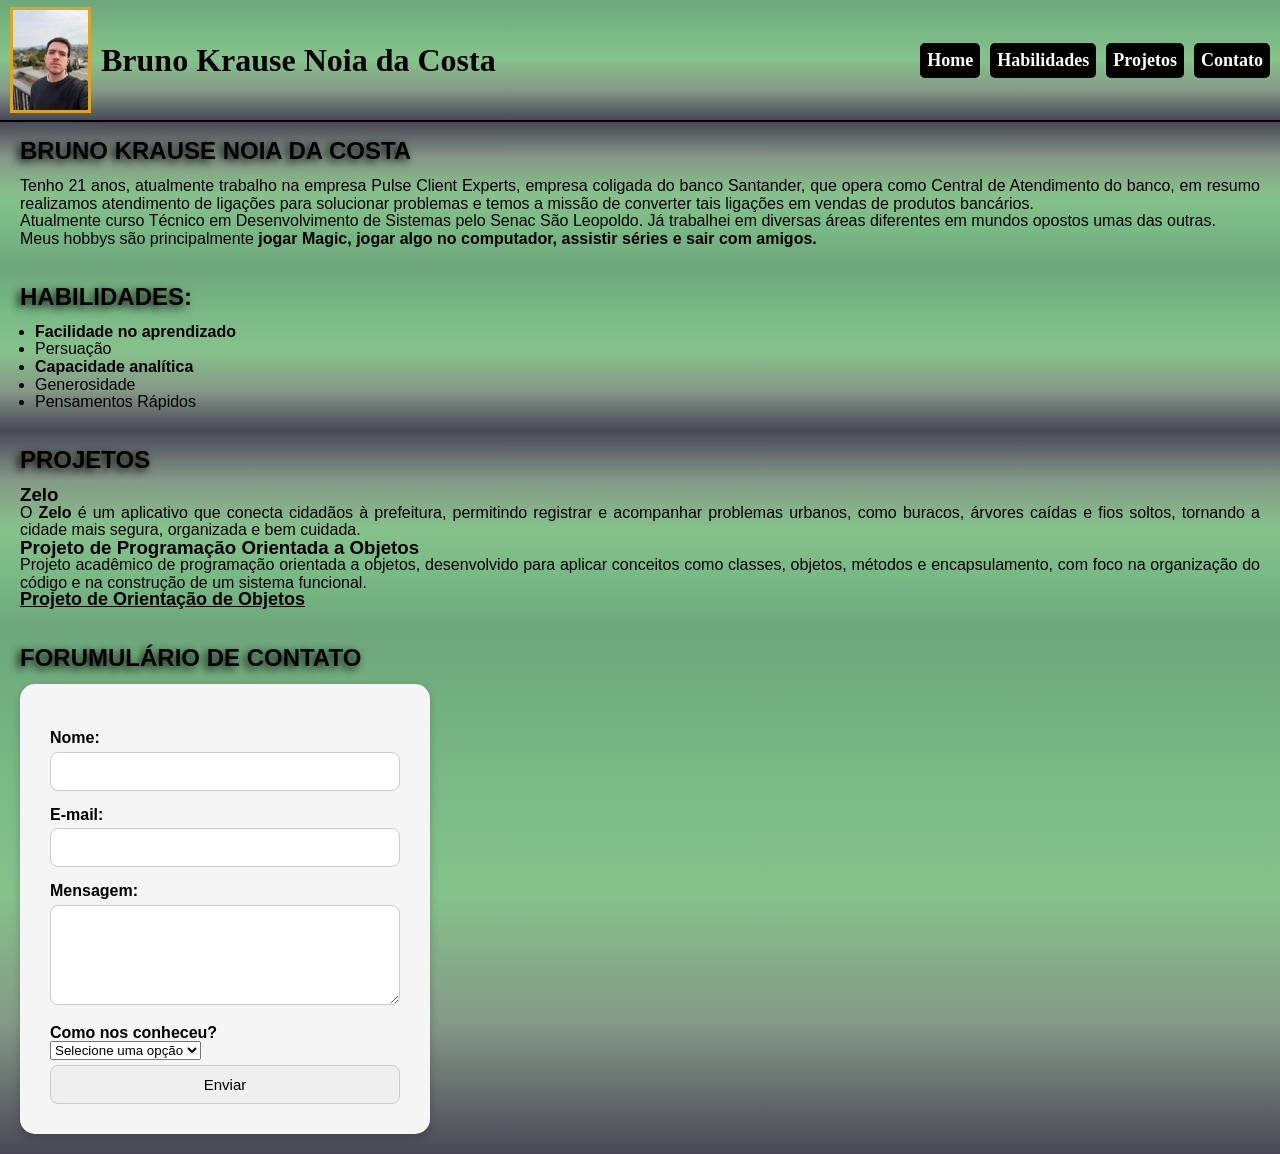
<file: exercicio.portifolio/index.html>
<!DOCTYPE html>
<html lang="pt-BR">
<head>
    <meta charset="UTF-8">
    <meta name="viewport" content="width=device-width, initial-scale=1.0">
    <link rel="stylesheet" href="style.css">
    <title>Bruno Krause Noia da Costa</title>
</head>
<body>
    <header>
        <div class="div-apresentação">
            <img src="../flexbox/logo.jpeg" alt="Minha foto" class="foto-pessoal">
            <h1>Bruno Krause Noia da Costa</h1>
        </div>

        <nav class="menu">
            <a href="#inicio" class="nav-opcao">Home</a>
            <a href="#habilidades" class="nav-opcao">Habilidades</a>
            <a href="#projetos" class="nav-opcao">Projetos</a>
            <a href="#contato" class="nav-opcao">Contato</a>
        </nav>
    </header>

    <main>
        <section id="inicio">
            <div>
                <h1 class="titulo">BRUNO KRAUSE NOIA DA COSTA</h1>

                <br>
                
                <p id="texto-inicio">Tenho 21 anos, atualmente trabalho na empresa Pulse Client Experts, empresa coligada do banco Santander, que opera como Central de Atendimento do banco, em resumo realizamos atendimento de ligações para solucionar problemas e temos a missão de converter tais ligações em vendas de produtos bancários.
                <br>
                Atualmente curso Técnico em Desenvolvimento de Sistemas pelo Senac São Leopoldo. Já trabalhei em diversas áreas diferentes em mundos opostos umas das outras.
                <br>
                Meus hobbys são principalmente <span>jogar Magic, jogar algo no computador, assistir séries e sair com amigos.</span>
                </p>
            </div>
        </section>

        <section id="habilidades">
            <h2 class="titulo">HABILIDADES:</h2>

            <br>

            <ul>
                <li><span>Facilidade no aprendizado</span></li>
                <li>Persuação</li>
                <li><span>Capacidade analítica</span></li>
                <li>Generosidade</li>
                <li>Pensamentos Rápidos</li>
            </ul>
        </section>
        
        <section id="projetos">
            <h2 class="titulo">PROJETOS</h2>

            <br>

            <div id="projeto1">
                <h3>Zelo</h3>
                <p>O <span>Zelo</span> é um aplicativo que conecta cidadãos à prefeitura, permitindo registrar e acompanhar problemas urbanos, como buracos, árvores caídas e fios soltos, tornando a cidade mais segura, organizada e bem cuidada.</p>
            </div>

            <div id="projeto2">
                <h3>Projeto de Programação Orientada a Objetos</h3>
                <p>Projeto acadêmico de programação orientada a objetos, desenvolvido para aplicar conceitos como classes, objetos, métodos e encapsulamento, com foco na organização do código e na construção de um sistema funcional.</p>
                <a href="https://github.com/BrunoKrause/UC4-25-2N-Orientacao-de-Objetos/tree/main/Trabalho1/src" target="_blank" rel="noopener noreferrer">Projeto de Orientação de Objetos</a>
            </div>
        </section>

        <section id="contato">
            <h2 class="titulo">FORUMULÁRIO DE CONTATO</h2>

            <br>

            <form action="#" method="post">
                <label for="nome">Nome:</label>
                <input type="text" id="nome" name="nome" required>

                <br>

                <label for="email">E-mail:</label>
                <input type="email" id="email" name="email" required>

                <br>

                <label for="mensagem">Mensagem:</label>
                <textarea id="mensagem" name="mensagem" required></textarea>

                <br>

                <label for="origem">Como nos conheceu?</label>

                <select id="origem" name="origem" required>
                    <option value="">Selecione uma opção</option>
                    <option value="internet">Internet</option>
                    <option value="amigos">Amigos</option>
                    <option value="redes">Redes sociais</option>
                </select>

                <br>

                <input type="submit" value="Enviar">
            </form>
        </section>
    </main>
    
</body>
</html>
</file>
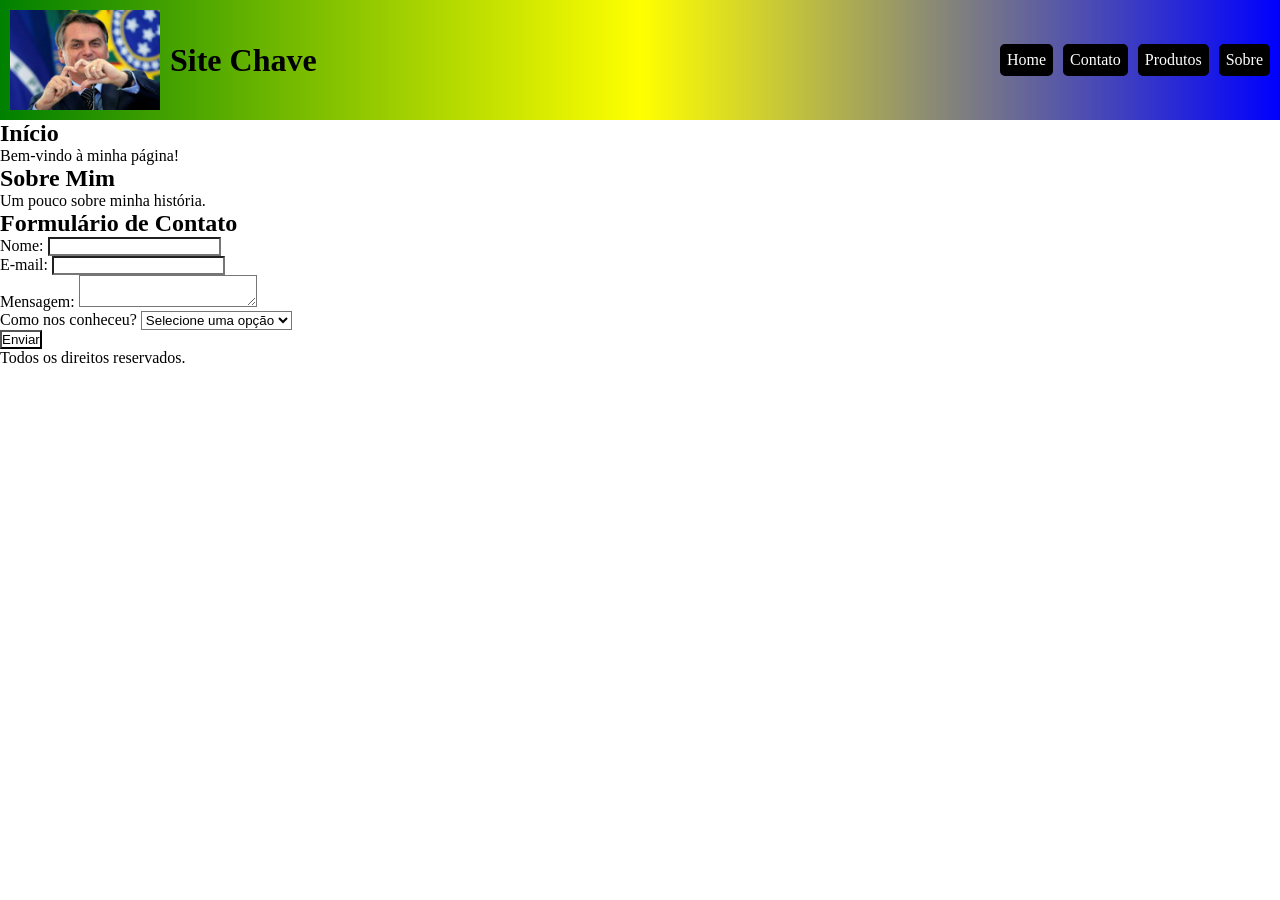
<file: flexbox/index.html>
<!DOCTYPE html>
<html lang="pt-BR">
<head>
    <meta charset="UTF-8">
    <meta name="viewport" content="width=device-width, initial-scale=1.0">
    <link rel="stylesheet" href="style.css">
    <title>Aprendendo Flexbox</title>
</head>
<body>
    <header>
        <div class="div-apresentação">
            <img src=logo.jpg alt="logo do site" class="logo-img">
            <h1>Site Chave</h1>
        </div>
        <nav class="menu">
            <a href="" class="nav-opcao">Home</a>
            <a href="" class="nav-opcao">Contato</a>
            <a href="" class="nav-opcao">Produtos</a>
            <a href="" class="nav-opcao">Sobre</a>
        </nav>
    </header>

    <main>
        <section id="inicio">
            <h2>Início</h2>
            <p>Bem-vindo à minha página!</p>
        </section>
    
        <section id="sobre">
            <h2>Sobre Mim</h2>
            <p>Um pouco sobre minha história.</p>
        </section>

        <section id="formulário">
            <h2>Formulário de Contato</h2>

            <form action="#" method="post">
                <label for="nome">Nome:</label>
                <input type="text" id="nome" name="nome" required>

                <br>

                <label for="email">E-mail:</label>
                <input type="email" id="email" name="email" required>

                <br>

                <label for="mensagem">Mensagem:</label>
                <textarea id="mensagem" name="mensagem" required></textarea>

                <br>

                <label for="origem">Como nos conheceu?</label>

                <select id="origem" name="origem" required>
                    <option value="">Selecione uma opção</option>
                    <option value="internet">Internet</option>
                    <option value="amigos">Amigos</option>
                    <option value="redes">Redes sociais</option>
                </select>

                <br>

                <input type="submit" value="Enviar">
            </form>
        </section>

    </main>
        
        <footer>
            <p>Todos os direitos reservados.</p>
        </footer>
</body>
</html>
</file>
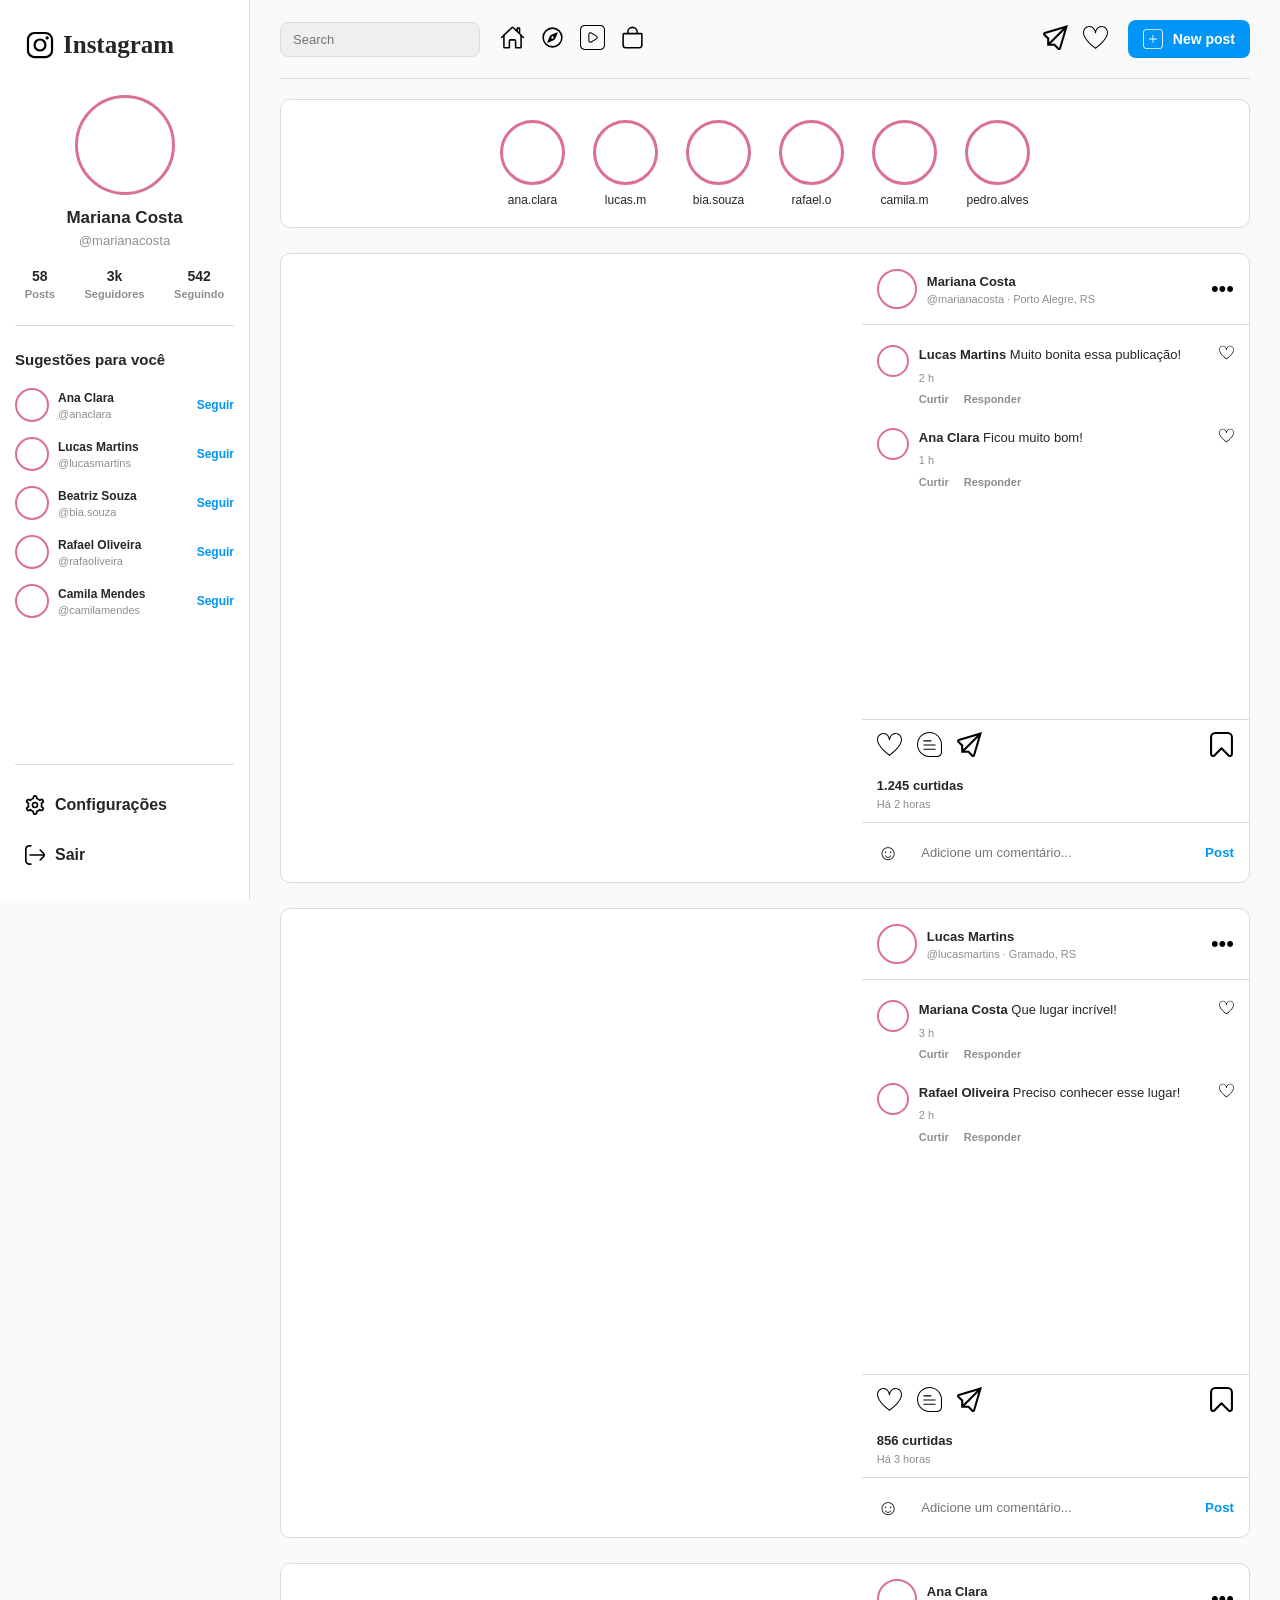
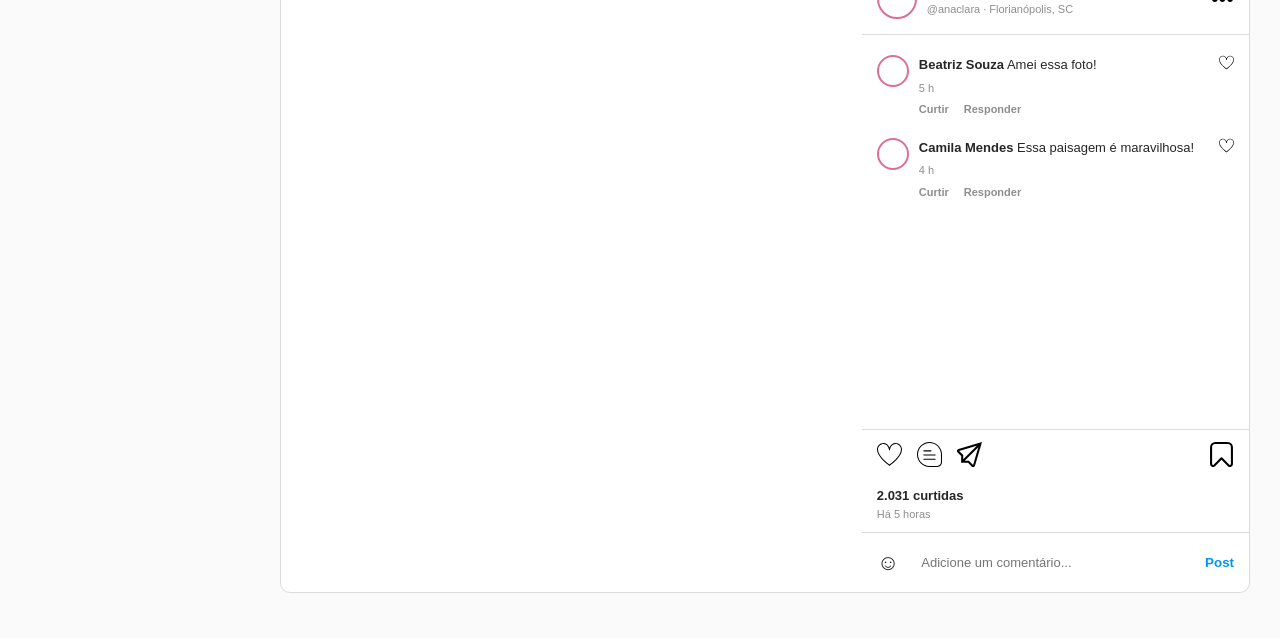
<file: instagram/index.html>
<!DOCTYPE html>
<html lang="pt-BR">
<head>
    <meta charset="UTF-8">
    <meta name="viewport" content="width=device-width, initial-scale=1.0">
    <link rel="stylesheet" href="style.css">
    <title>Instagram</title>
</head>
<body>
    <div id="container">

        <aside>
            <div id="div-logo">
                <img src="icones/logo-instagram.svg" alt="Logo" width="30">
                <h1>Instagram</h1>
            </div>

            <div id="div-perfil">
                <div id="foto-perfil"></div>
                <h2>Mariana Costa</h2>
                <h3>@marianacosta</h3>

                <div id="div-stats">
                    <div id="div-posts">
                        <h5 class="stats-quantidade">58</h5>
                        <h5 class="stats-titulo">Posts</h5>
                    </div>

                    <div id="div-seguidores">
                        <h5 class="stats-quantidade">3k</h5>
                        <h5 class="stats-titulo">Seguidores</h5>
                    </div>

                    <div id="div-seguindo">
                        <h5 class="stats-quantidade">542</h5>
                        <h5 class="stats-titulo">Seguindo</h5>
                    </div>
                </div>
            </div>

            <div id="div-sugestoes">
                <h2>Sugestões para você</h2>

                <div class="div-sugestoes">
                    <div class="foto-sugestao"></div>
                    <div class="sugestao-info">
                        <strong>Ana Clara</strong>
                        <span>@anaclara</span>
                    </div>
                    <a href="#">Seguir</a>
                </div>

                <div class="div-sugestoes">
                    <div class="foto-sugestao"></div>
                    <div class="sugestao-info">
                        <strong>Lucas Martins</strong>
                        <span>@lucasmartins</span>
                    </div>
                    <a href="#">Seguir</a>
                </div>

                <div class="div-sugestoes">
                    <div class="foto-sugestao"></div>
                    <div class="sugestao-info">
                        <strong>Beatriz Souza</strong>
                        <span>@bia.souza</span>
                    </div>
                    <a href="#">Seguir</a>
                </div>

                <div class="div-sugestoes">
                    <div class="foto-sugestao"></div>
                    <div class="sugestao-info">
                        <strong>Rafael Oliveira</strong>
                        <span>@rafaoliveira</span>
                    </div>
                    <a href="#">Seguir</a>
                </div>

                <div class="div-sugestoes">
                    <div class="foto-sugestao"></div>
                    <div class="sugestao-info">
                        <strong>Camila Mendes</strong>
                        <span>@camilamendes</span>
                    </div>
                    <a href="#">Seguir</a>
                </div>
            </div>

            <footer>
                <div id="div-opcoes">
                    <div id="settings">
                        <img src="icones/definicoes.svg" alt="" class="img-footer">
                        <h4>Configurações</h4>
                    </div>

                    <div id="logoff">
                        <img src="icones/saida.svg" alt="" class="img-footer">
                        <h4>Sair</h4>
                    </div>
                </div>
            </footer>
        </aside>

        <main>
            <section id="inicio">
                <header>
                    <div id="div-inicio">
                        <input type="text" placeholder="Search">

                        <nav>
                            <a href="#inicio" class="nav-opcao">
                                <img src="icones/home-outline.svg" alt="">
                            </a>

                            <a href="#" class="nav-opcao">
                                <img src="icones/compass-outline.svg" alt="">
                            </a>

                            <a href="#" class="nav-opcao" id="play">
                                <img src="icones/reproduzir-alt.svg" alt="">
                            </a>

                            <a href="#" class="nav-opcao">
                                <img src="icones/bag-outline.svg" alt="">
                            </a>
                        </nav>
                    </div>

                    <div id="div-direita">
                        <nav>
                            <a href="#" class="nav-opcao">
                                <img src="icones/aviao-de-papel.svg" alt="">
                            </a>

                            <a href="#" class="nav-opcao">
                                <img src="icones/coracao.svg" alt="">
                            </a>
                        </nav>

                        <button id="new-post">
                            <img src="icones/quadrado-mais.svg" alt="">
                            <h4>New post</h4>
                        </button>
                    </div>
                </header>
            </section>

            <section id="stories">
                <div class="div-stories">
                    <div class="foto-stories"></div>
                    <h3>ana.clara</h3>
                </div>

                <div class="div-stories">
                    <div class="foto-stories"></div>
                    <h3>lucas.m</h3>
                </div>

                <div class="div-stories">
                    <div class="foto-stories"></div>
                    <h3>bia.souza</h3>
                </div>

                <div class="div-stories">
                    <div class="foto-stories"></div>
                    <h3>rafael.o</h3>
                </div>

                <div class="div-stories">
                    <div class="foto-stories"></div>
                    <h3>camila.m</h3>
                </div>

                <div class="div-stories">
                    <div class="foto-stories"></div>
                    <h3>pedro.alves</h3>
                </div>
            </section>
            
            <section class="publi">

                <article class="img-publi"></article>

                <div class="infos-publi">

                    <div class="top-publi">
                        <div class="conjunto-publi">
                            <div class="perfil-publi"></div>

                            <div class="nome-publi">
                                <h4>Mariana Costa</h4>
                                <p>@marianacosta · Porto Alegre, RS</p>
                            </div>
                        </div>

                        <button class="botao-opcoes">•••</button>
                    </div>

                    <div class="comentarios-publi">

                        <div class="comentario-publi">
                            <div class="perfil-comentario"></div>

                            <div class="texto-comentario">
                                <p><strong>Lucas Martins</strong> Muito bonita essa publicação!</p>

                                <span>2 h</span>

                                <nav class="acoes-comentario">
                                    <a href="#">Curtir</a>
                                    <a href="#">Responder</a>
                                </nav>
                            </div>

                            <a href="#" class="curtir-comentario">
                                <img src="icones/coracao.svg" alt="Curtir comentário">
                            </a>
                        </div>

                        <div class="comentario-publi">
                            <div class="perfil-comentario"></div>

                            <div class="texto-comentario">
                                <p><strong>Ana Clara</strong> Ficou muito bom!</p>

                                <span>1 h</span>

                                <nav class="acoes-comentario">
                                    <a href="#">Curtir</a>
                                    <a href="#">Responder</a>
                                </nav>
                            </div>

                            <a href="#" class="curtir-comentario">
                                <img src="icones/coracao.svg" alt="Curtir comentário">
                            </a>
                        </div>

                    </div>

                    <div class="interacoes-publi">
                        <nav class="botoes-interacao">
                            <a href="#" title="Curtir">
                                <img src="icones/coracao.svg" alt="Curtir">
                            </a>

                            <a href="#" title="Comentar">
                                <img src="icones/comentario.svg" alt="Comentar">
                            </a>

                            <a href="#" title="Compartilhar">
                                <img src="icones/aviao-de-papel.svg" alt="Compartilhar">
                            </a>
                        </nav>

                        <nav class="save-publi">
                            <a href="#" title="Salvar">
                                <img src="icones/marca-paginas.svg" alt="Salvar">
                            </a>
                        </nav>
                    </div>

                    <div class="detalhes-publi">
                        <strong>1.245 curtidas</strong>
                        <span>Há 2 horas</span>
                    </div>

                    <div class="novo-comentario">
                        <span class="emoji-comentario">☺</span>

                        <input type="text" placeholder="Adicione um comentário...">

                        <button>Post</button>
                    </div>

                </div>
            </section>

            <section class="publi post-lucas">

                <article class="img-publi"></article>

                <div class="infos-publi">

                    <div class="top-publi">
                        <div class="conjunto-publi">
                            <div class="perfil-publi"></div>

                            <div class="nome-publi">
                                <h4>Lucas Martins</h4>
                                <p>@lucasmartins · Gramado, RS</p>
                            </div>
                        </div>

                        <button class="botao-opcoes">•••</button>
                    </div>

                    <div class="comentarios-publi">

                        <div class="comentario-publi">
                            <div class="perfil-comentario"></div>

                            <div class="texto-comentario">
                                <p><strong>Mariana Costa</strong> Que lugar incrível!</p>
                                <span>3 h</span>

                                <nav class="acoes-comentario">
                                    <a href="#">Curtir</a>
                                    <a href="#">Responder</a>
                                </nav>
                            </div>

                            <a href="#" class="curtir-comentario">
                                <img src="icones/coracao.svg" alt="Curtir comentário">
                            </a>
                        </div>

                        <div class="comentario-publi">
                            <div class="perfil-comentario"></div>

                            <div class="texto-comentario">
                                <p><strong>Rafael Oliveira</strong> Preciso conhecer esse lugar!</p>
                                <span>2 h</span>

                                <nav class="acoes-comentario">
                                    <a href="#">Curtir</a>
                                    <a href="#">Responder</a>
                                </nav>
                            </div>

                            <a href="#" class="curtir-comentario">
                                <img src="icones/coracao.svg" alt="Curtir comentário">
                            </a>
                        </div>

                    </div>

                    <div class="interacoes-publi">
                        <nav class="botoes-interacao">
                            <a href="#" title="Curtir">
                                <img src="icones/coracao.svg" alt="Curtir">
                            </a>

                            <a href="#" title="Comentar">
                                <img src="icones/comentario.svg" alt="Comentar">
                            </a>

                            <a href="#" title="Compartilhar">
                                <img src="icones/aviao-de-papel.svg" alt="Compartilhar">
                            </a>
                        </nav>

                        <nav class="save-publi">
                            <a href="#" title="Salvar">
                                <img src="icones/marca-paginas.svg" alt="Salvar">
                            </a>
                        </nav>
                    </div>

                    <div class="detalhes-publi">
                        <strong>856 curtidas</strong>
                        <span>Há 3 horas</span>
                    </div>

                    <div class="novo-comentario">
                        <span class="emoji-comentario">☺</span>
                        <input type="text" placeholder="Adicione um comentário...">
                        <button>Post</button>
                    </div>

                </div>
            </section>

            <section class="publi post-ana">

                <article class="img-publi"></article>

                <div class="infos-publi">

                    <div class="top-publi">
                        <div class="conjunto-publi">
                            <div class="perfil-publi"></div>

                            <div class="nome-publi">
                                <h4>Ana Clara</h4>
                                <p>@anaclara · Florianópolis, SC</p>
                            </div>
                        </div>

                        <button class="botao-opcoes">•••</button>
                    </div>

                    <div class="comentarios-publi">

                        <div class="comentario-publi">
                            <div class="perfil-comentario"></div>

                            <div class="texto-comentario">
                                <p><strong>Beatriz Souza</strong> Amei essa foto!</p>
                                <span>5 h</span>

                                <nav class="acoes-comentario">
                                    <a href="#">Curtir</a>
                                    <a href="#">Responder</a>
                                </nav>
                            </div>

                            <a href="#" class="curtir-comentario">
                                <img src="icones/coracao.svg" alt="Curtir comentário">
                            </a>
                        </div>

                        <div class="comentario-publi">
                            <div class="perfil-comentario"></div>

                            <div class="texto-comentario">
                                <p><strong>Camila Mendes</strong> Essa paisagem é maravilhosa!</p>
                                <span>4 h</span>

                                <nav class="acoes-comentario">
                                    <a href="#">Curtir</a>
                                    <a href="#">Responder</a>
                                </nav>
                            </div>

                            <a href="#" class="curtir-comentario">
                                <img src="icones/coracao.svg" alt="Curtir comentário">
                            </a>
                        </div>

                    </div>

                    <div class="interacoes-publi">
                        <nav class="botoes-interacao">
                            <a href="#" title="Curtir">
                                <img src="icones/coracao.svg" alt="Curtir">
                            </a>

                            <a href="#" title="Comentar">
                                <img src="icones/comentario.svg" alt="Comentar">
                            </a>

                            <a href="#" title="Compartilhar">
                                <img src="icones/aviao-de-papel.svg" alt="Compartilhar">
                            </a>
                        </nav>

                        <nav class="save-publi">
                            <a href="#" title="Salvar">
                                <img src="icones/marca-paginas.svg" alt="Salvar">
                            </a>
                        </nav>
                    </div>

                    <div class="detalhes-publi">
                        <strong>2.031 curtidas</strong>
                        <span>Há 5 horas</span>
                    </div>

                    <div class="novo-comentario">
                        <span class="emoji-comentario">☺</span>
                        <input type="text" placeholder="Adicione um comentário...">
                        <button>Post</button>
                    </div>

                </div>
            </section>

        </main>
    </div>
</body>
</html>
</file>
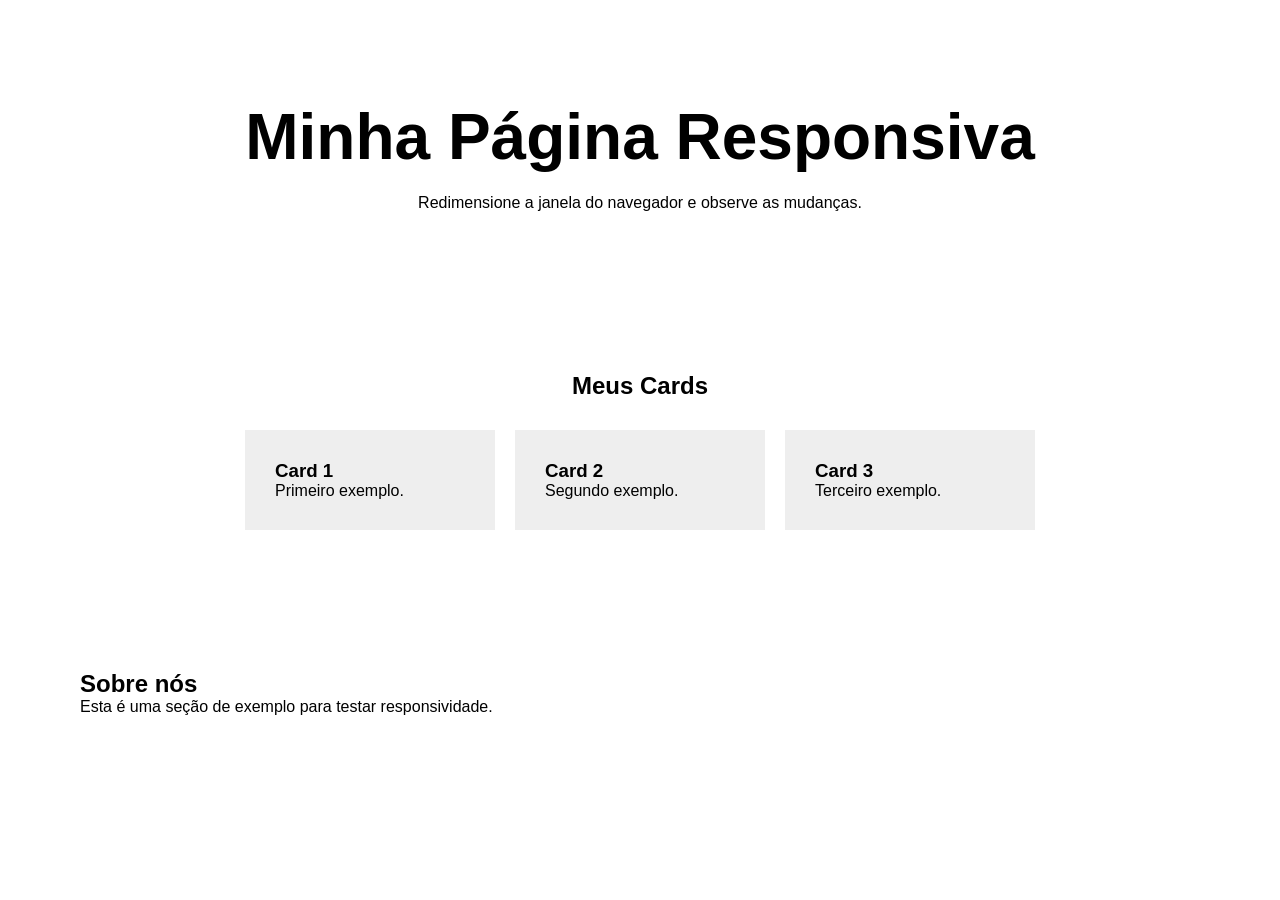
<file: responsividade/index.html>
<!DOCTYPE html>
<html lang="pt-BR">

<head>
    <meta charset="UTF-8">
    <meta name="viewport" content="width=device-width, initial-scale=1.0">

    <title>Testando Responsividade</title>

    <link rel="stylesheet" href="style.css">
</head>

<body>

    <main>

        <section class="hero">

            <h1>Minha Página Responsiva</h1>

            <p>
                Redimensione a janela do navegador
                e observe as mudanças.
            </p>

        </section>

        <section class="cards-section">

            <h2>Meus Cards</h2>

            <div class="cards">

                <div class="card">
                    <h3>Card 1</h3>
                    <p>Primeiro exemplo.</p>
                </div>

                <div class="card">
                    <h3>Card 2</h3>
                    <p>Segundo exemplo.</p>
                </div>

                <div class="card">
                    <h3>Card 3</h3>
                    <p>Terceiro exemplo.</p>
                </div>

            </div>

        </section>

        <section class="apresentacao">
            <h2>Sobre nós</h2>
            <p>Esta é uma seção de exemplo para testar responsividade.</p>
        </section>

    </main>

</body>

</html>
</file>
<file: exercicio.portifolio/style.css>
* {
    margin: 0;
    padding: 0;
  }
  
span{
    font-weight: bold;
}

header{
    background: linear-gradient(180deg, #6da67a, #77b885, #86c28b, #859987, #4a4857);
    display: flex;
    flex-direction: row;
    align-items: center;
    justify-content: space-between;
    padding: 10px;
    height: 100px;
    border-bottom: 2px solid black;
    position: sticky;
    top: 0;
    z-index: 1000;
}

.div-apresentação{
    background: transparent;
    display: flex;
    flex-direction: row;
    align-items: center;
    gap: 10px;
}

.foto-pessoal{
    height: 100px;
    border: 3px solid goldenrod;
}

.menu{
    height: 100px;
    display: flex;
    flex-direction: row;
    align-items: center;
    gap: 10px;
    background-color: transparent;
}

.nav-opcao{
    text-decoration: none;
    color: white;
    border: solid black 2px;
    padding: 5px;
    border-radius: 5px;
    background-color: black;
    transition: 0.5s ease;
}

.nav-opcao:hover{
    background-color: grey
}

main{
    background: whitesmoke;
    text-align: justify;
    font-family:'Trebuchet MS', 'Lucida Sans Unicode', 'Lucida Grande', 'Lucida Sans', Arial, sans-serif;
    line-height: 110%;
}

section{
    height: auto;
    scroll-margin-top: 120px;
}

ul{
    padding-left: 15px;
}

#inicio{
    background: linear-gradient(180deg,#4a4857, #859987, #86c28b, #77b885, #6da67a);
    padding: 20px;
}

#habilidades{
    background: linear-gradient(180deg, #6da67a, #77b885, #86c28b, #859987, #4a4857);
    padding: 20px;
}

#projetos{
    background: linear-gradient(180deg,#4a4857, #859987, #86c28b, #77b885, #6da67a);
    padding: 20px;
}

a{
    font-size: large;
    color: black;
    font-weight: bold;
}

.titulo{
    text-shadow: -3px 3px 8px black;
}

#contato{
    background: linear-gradient(180deg, #6da67a, #77b885, #86c28b, #859987, #4a4857);
    padding: 20px;
}

form {
    background-color: #f5f5f5;
    padding: 30px;
    width: 350px;
    border-radius: 15px;
    box-shadow: 0px 4px 10px rgba(0,0,0,0.2);
}

form h2 {
    text-align: center;
    color: #2563eb;
}

label {
    display: block;
    margin-top: 15px;
    font-weight: bold;
}

input, textarea {
    width: 100%;
    padding: 10px;
    margin-top: 5px;
    border: 1px solid #ccc;
    border-radius: 8px;
    box-sizing: border-box;
    font-size: 15px;
}

textarea {
    resize: vertical;
    min-height: 100px;
}

button {
    width: 100%;
    padding: 12px;
    margin-top: 20px;
    background-color: #2563eb;
    color: white;
    border: none;
    border-radius: 8px;
    font-size: 16px;
    font-weight: bold;
    cursor: pointer;
}

button:hover {
    background-color: #1d4ed8;
}
</file>
<file: flexbox/style.css>
* {
    margin: 0;
    padding: 0;
    background-color: white;
  }
  
header{
    background: linear-gradient(90deg, green, yellow, blue) ;
    display: flex;
    flex-direction: row;
    align-items: center;
    justify-content: space-between;
    padding: 10px;
    height: 100px;
}

.menu{
    height: 100px;
    display: flex;
    flex-direction: row;
    align-items: center;
    gap: 10px;
    background-color: transparent;
}

.nav-opcao{
    text-decoration: none;
    color: white;
    border: solid black 2px;
    padding: 5px;
    border-radius: 5px;
    background-color: black;
    transition: 0.5s ease;
}

.nav-opcao:hover{
    background-color: grey
}

h1{
    background-color: transparent;
}


.div-apresentação{
    display: flex;
    flex-direction: row;
    align-items: center;
    gap: 10px;
    background-color: transparent;
}

.logo-img{
    height: 100px;
}

.destaque-texto{
    color: black;
    font-weight: bold;
}
</file>
<file: instagram/style.css>
* {
    margin: 0;
    padding: 0;
    box-sizing: border-box;
}

body {
    font-family: Arial, Helvetica, sans-serif;
    color: #262626;
    background-color: #fafafa;
}

a {
    color: inherit;
    text-decoration: none;
}

#container {
    display: flex;
    min-height: 100vh;
}

aside {
    display: flex;
    flex-direction: column;
    justify-content: space-between;
    position: fixed;
    top: 0;
    left: 0;
    width: 250px;
    height: 100vh;
    padding: 20px 15px;
    background-color: #fff;
    border-right: 1px solid #dbdbdb;
    overflow-y: auto;
    z-index: 100;
}

#div-logo {
    display: flex;
    align-items: center;
    gap: 8px;
    padding: 10px;
}

#div-logo h1 {
    font-family: cursive;
    font-size: 25px;
}

#div-perfil {
    display: flex;
    flex-direction: column;
    align-items: center;
    gap: 5px;
    padding: 25px 0;
    border-bottom: 1px solid #dbdbdb;
}

#foto-perfil,
.foto-sugestao,
.foto-stories,
.perfil-publi,
.perfil-comentario {
    background-size: cover;
    background-position: center;
}

#foto-perfil {
    width: 100px;
    height: 100px;
    margin-bottom: 8px;
    border: 3px solid palevioletred;
    border-radius: 50%;
    background-image: url("https://images.unsplash.com/photo-1534528741775-53994a69daeb?w=300&h=300&fit=crop");
}

#div-perfil h2 {
    font-size: 17px;
}

#div-perfil h3 {
    color: #8e8e8e;
    font-size: 13px;
    font-weight: normal;
}

#div-stats {
    display: flex;
    justify-content: space-around;
    width: 100%;
    gap: 10px;
    margin-top: 15px;
}

#div-posts,
#div-seguidores,
#div-seguindo {
    display: flex;
    flex-direction: column;
    align-items: center;
    gap: 4px;
}

.stats-quantidade {
    font-size: 14px;
}

.stats-titulo {
    color: #8e8e8e;
    font-size: 11px;
}

#div-sugestoes {
    display: flex;
    flex-direction: column;
    gap: 15px;
    margin-top: 25px;
}

#div-sugestoes h2 {
    margin-bottom: 5px;
    font-size: 15px;
}

.div-sugestoes {
    display: flex;
    align-items: center;
    gap: 9px;
    font-size: 12px;
    justify-content: space-between;
}

.foto-sugestao {
    width: 34px;
    height: 34px;
    min-width: 34px;
    border: 2px solid palevioletred;
    border-radius: 50%;
}

.div-sugestoes:nth-of-type(1) .foto-sugestao {
    background-image: url("https://images.unsplash.com/photo-1500648767791-00dcc994a43e?w=100&h=100&fit=crop");
}

.div-sugestoes:nth-of-type(2) .foto-sugestao {
    background-image: url("https://images.unsplash.com/photo-1534528741775-53994a69daeb?w=100&h=100&fit=crop");
}

.div-sugestoes:nth-of-type(3) .foto-sugestao {
    background-image: url("https://images.unsplash.com/photo-1506794778202-cad84cf45f1d?w=100&h=100&fit=crop");
}

.div-sugestoes:nth-of-type(4) .foto-sugestao {
    background-image: url("https://images.unsplash.com/photo-1524504388940-b1c1722653e1?w=100&h=100&fit=crop");
}

.div-sugestoes:nth-of-type(5) .foto-sugestao {
    background-image: url("https://images.unsplash.com/photo-1507003211169-0a1dd7228f2d?w=100&h=100&fit=crop");
}

.sugestao-info {
    display: flex;
    flex-direction: column;
    gap: 3px;
    min-width: 0;
}

.sugestao-info span {
    color: #8e8e8e;
    font-size: 11px;
}

.div-sugestoes > a {
    margin-left: auto;
    color: #0095f6;
    font-weight: bold;
}

footer {
    position: sticky;
    bottom: 0;
    margin-top: auto;
    padding-top: 20px;
    padding-bottom: 5px;
    background-color: #fff;
    border-top: 1px solid #dbdbdb;
    z-index: 2;
}

#div-opcoes {
    display: flex;
    flex-direction: column;
    gap: 10px;
}

#logoff,
#settings {
    display: flex;
    align-items: center;
    gap: 10px;
    padding: 10px;
    border-radius: 8px;
    cursor: pointer;
}

#logoff:hover,
#settings:hover {
    background-color: #f2f2f2;
}

.img-footer {
    width: 20px;
    height: 20px;
}

main {
    flex: 1;
    min-width: 0;
    width: calc(100% - 250px);
    margin-left: 250px;
    padding: 20px 30px;
}

header {
    display: flex;
    justify-content: space-between;
    align-items: center;
    width: 100%;
    padding-bottom: 20px;
    border-bottom: 1px solid #dbdbdb;
}

#div-inicio,
#div-direita {
    display: flex;
    align-items: center;
    gap: 20px;
}

#div-inicio nav,
#div-direita nav {
    display: flex;
    align-items: center;
    gap: 15px;
}

nav img {
    width: 25px;
    height: 25px;
    transition: 0.2s;
}

nav a:hover img {
    transform: scale(1.1);
}

input {
    min-width: 200px;
    min-height: 35px;
    padding: 8px 12px;
    border: 1px solid #dbdbdb;
    border-radius: 8px;
    outline: none;
    background-color: #efefef;
    font-size: 13px;
}

input:focus {
    background-color: #fff;
    border-color: #dbdbdb;
}

#new-post {
    display: flex;
    align-items: center;
    gap: 10px;
    padding: 9px 15px;
    border: none;
    border-radius: 8px;
    background-color: #0095f6;
    color: #fff;
    font-size: 14px;
    font-weight: bold;
    cursor: pointer;
}

#new-post img {
    width: 20px;
    height: 20px;
    filter: brightness(0) invert(1);
}

#stories {
    display: flex;
    align-items: center;
    justify-content: center;
    gap: 28px;
    margin: 20px 0;
    padding: 20px;
    border: 1px solid #dbdbdb;
    border-radius: 10px;
    background-color: #fff;
}

.div-stories {
    display: flex;
    flex-direction: column;
    align-items: center;
    gap: 8px;
}

.div-stories h3 {
    font-size: 12px;
    font-weight: normal;
}

.foto-stories {
    width: 65px;
    height: 65px;
    border: 3px solid palevioletred;
    border-radius: 50%;
}

.div-stories:nth-child(1) .foto-stories {
    background-image: url("https://images.unsplash.com/photo-1534528741775-53994a69daeb?w=150&h=150&fit=crop");
}

.div-stories:nth-child(2) .foto-stories {
    background-image: url("https://images.unsplash.com/photo-1500648767791-00dcc994a43e?w=150&h=150&fit=crop");
}

.div-stories:nth-child(3) .foto-stories {
    background-image: url("https://images.unsplash.com/photo-1524504388940-b1c1722653e1?w=150&h=150&fit=crop");
}

.div-stories:nth-child(4) .foto-stories {
    background-image: url("https://images.unsplash.com/photo-1506794778202-cad84cf45f1d?w=150&h=150&fit=crop");
}

.div-stories:nth-child(5) .foto-stories {
    background-image: url("https://images.unsplash.com/photo-1494790108377-be9c29b29330?w=150&h=150&fit=crop");
}

.div-stories:nth-child(6) .foto-stories {
    background-image: url("https://images.unsplash.com/photo-1507003211169-0a1dd7228f2d?w=150&h=150&fit=crop");
}

.publi {
    display: flex;
    width: 100%;
    max-width: 1100px;
    height: 70vh;
    min-height: 500px;
    margin: 25px auto;
    overflow: hidden;
    border: 1px solid #dbdbdb;
    border-radius: 10px;
    background-color: #fff;
}

.img-publi {
    flex: 1.2;
    min-width: 0;
    min-height: 100%;
    background-image: url("https://images.unsplash.com/photo-1470770841072-f978cf4d019e?w=1400&auto=format&fit=crop");
    background-position: center;
    background-size: cover;
    background-repeat: no-repeat;
}

.post-lucas .img-publi {
    background-image: url("https://images.unsplash.com/photo-1500530855697-b586d89ba3ee?w=1400&auto=format&fit=crop");
}

.post-ana .img-publi {
    background-image: url("https://images.unsplash.com/photo-1507525428034-b723cf961d3e?w=1400&auto=format&fit=crop");
}

.infos-publi {
    display: flex;
    flex: 0.8;
    flex-direction: column;
    min-width: 0;
    min-height: 0;
}

.top-publi {
    display: flex;
    align-items: center;
    justify-content: space-between;
    padding: 15px;
    border-bottom: 1px solid #dbdbdb;
}

.conjunto-publi {
    display: flex;
    align-items: center;
    gap: 10px;
}

.perfil-publi {
    width: 40px;
    height: 40px;
    border: 2px solid palevioletred;
    border-radius: 50%;
    background-image: url("https://images.unsplash.com/photo-1534528741775-53994a69daeb?w=120&h=120&fit=crop");
}

.nome-publi {
    display: flex;
    flex-direction: column;
    gap: 4px;
}

.nome-publi h4 {
    font-size: 13px;
}

.nome-publi p {
    color: #8e8e8e;
    font-size: 11px;
}

.botao-opcoes {
    border: none;
    background: none;
    font-size: 22px;
    cursor: pointer;
}

.comentarios-publi {
    display: flex;
    flex: 1;
    flex-direction: column;
    min-height: 0;
    gap: 20px;
    overflow-y: auto;
    padding: 20px 15px;
}

.comentario-publi {
    display: flex;
    align-items: flex-start;
    gap: 10px;
}

.perfil-comentario {
    width: 32px;
    height: 32px;
    min-width: 32px;
    border: 2px solid palevioletred;
    border-radius: 50%;
}

.comentario-publi:nth-child(1) .perfil-comentario {
    background-image: url("https://images.unsplash.com/photo-1500648767791-00dcc994a43e?w=100&h=100&fit=crop");
}

.comentario-publi:nth-child(2) .perfil-comentario {
    background-image: url("https://images.unsplash.com/photo-1524504388940-b1c1722653e1?w=100&h=100&fit=crop");
}

.texto-comentario {
    flex: 1;
    min-width: 0;
    font-size: 13px;
    line-height: 1.5;
    overflow-wrap: anywhere;
}

.texto-comentario span {
    display: block;
    margin-top: 5px;
    color: #8e8e8e;
    font-size: 11px;
}

.acoes-comentario {
    display: flex;
    gap: 15px;
    margin-top: 5px;
}

.acoes-comentario a {
    color: #8e8e8e;
    font-size: 11px;
    font-weight: bold;
}

.curtir-comentario img {
    width: 15px;
    height: 15px;
}

.interacoes-publi {
    display: flex;
    justify-content: space-between;
    align-items: center;
    padding: 12px 15px;
    border-top: 1px solid #dbdbdb;
}

.botoes-interacao,
.save-publi {
    display: flex;
    align-items: center;
    gap: 15px;
}

.interacoes-publi img {
    width: 25px;
    height: 25px;
}

.detalhes-publi {
    display: flex;
    flex-direction: column;
    gap: 5px;
    padding: 5px 15px 12px;
    font-size: 13px;
}

.detalhes-publi span {
    color: #8e8e8e;
    font-size: 11px;
}

.novo-comentario {
    display: flex;
    align-items: center;
    gap: 10px;
    padding: 12px 15px;
    border-top: 1px solid #dbdbdb;
}

.emoji-comentario {
    font-size: 22px;
    cursor: pointer;
}

.novo-comentario input {
    flex: 1;
    min-width: 0;
    border: none;
    background: transparent;
}

.novo-comentario button {
    border: none;
    background: none;
    color: #0095f6;
    font-weight: bold;
    cursor: pointer;
}

@media (max-width: 1000px) {
    aside {
        width: 210px;
    }

    main {
        width: calc(100% - 210px);
        margin-left: 210px;
        padding: 15px;
    }

    .publi {
        height: auto;
        flex-direction: column;
    }

    .img-publi {
        min-height: 400px;
    }

    .infos-publi {
        min-height: 400px;
    }
}

@media (max-width: 700px) {
    aside {
        display: none;
    }

    main {
        width: 100%;
        margin-left: 0;
        padding: 10px;
    }

    header {
        flex-wrap: wrap;
        gap: 15px;
    }

    #div-inicio,
    #div-direita {
        flex-wrap: wrap;
        width: 100%;
        justify-content: space-between;
    }

    #div-inicio input {
        min-width: 120px;
        width: 40%;
    }

    #stories {
        justify-content: flex-start;
        gap: 20px;
        overflow-x: auto;
    }

    .div-stories {
        min-width: 65px;
    }

    .publi {
        margin-top: 15px;
    }

    .img-publi {
        min-height: 300px;
    }
}
</file>
<file: responsividade/style.css>
* {
    margin: 0;
    padding: 0;
    box-sizing: border-box;
}

body {
    font-family: Arial, sans-serif;
}

.header {
    display: flex;
    align-items: center;
    justify-content: space-between;
    padding: 20px 40px;
}

.logo {
    font-size: 1.5rem;
    font-weight: bold;
}

.nav {
    display: flex;
    gap: 30px;
}

.nav a {
    text-decoration: none;
    color: black;
}

.hero {
    padding: 100px 40px;
    text-align: center;
}

.hero h1 {
    font-size: 4rem;
}

.hero p {
    margin-top: 20px;
}

.cards-section {
    padding: 60px 40px;
}

.cards-section h2 {
    text-align: center;
    margin-bottom: 30px;
}

.cards {
    display: flex;
    justify-content: center;
    gap: 20px;
}

.card {
    width: 250px;
    padding: 30px;
    background-color: #eeeeee;
}

.apresentacao {
    padding: 80px;
}

@media (max-width: 1000px) {
    
    .header {
        flex-wrap: wrap;
        padding: 30px;
    }

    .hero {
        padding: 80px 30px;
    }

    .hero h1 {
        font-size: 3rem;
    }

    .cards-section {
        padding: 60px 30px;
    }

    .cards {
        flex-wrap: wrap;
    }

    .card {
        width: calc(50% - 10px);
    }

    .apresentacao {
        padding: 40px;
    }
}

@media (max-width: 600px) {

    .header {
        flex-wrap: wrap;
        padding: 20px;
    }

    .hero {
        padding: 60px 20px;
    }

    .hero h1 {
        font-size: 2rem;
    }

    .cards-section {
        padding: 40px 20px;
    }

    .cards {
        flex-direction: column;
        align-items: center;
    }

    .card {
        width: 90%;
    }

    .apresentacao {
        padding: 25px;
    }

}
</file>
